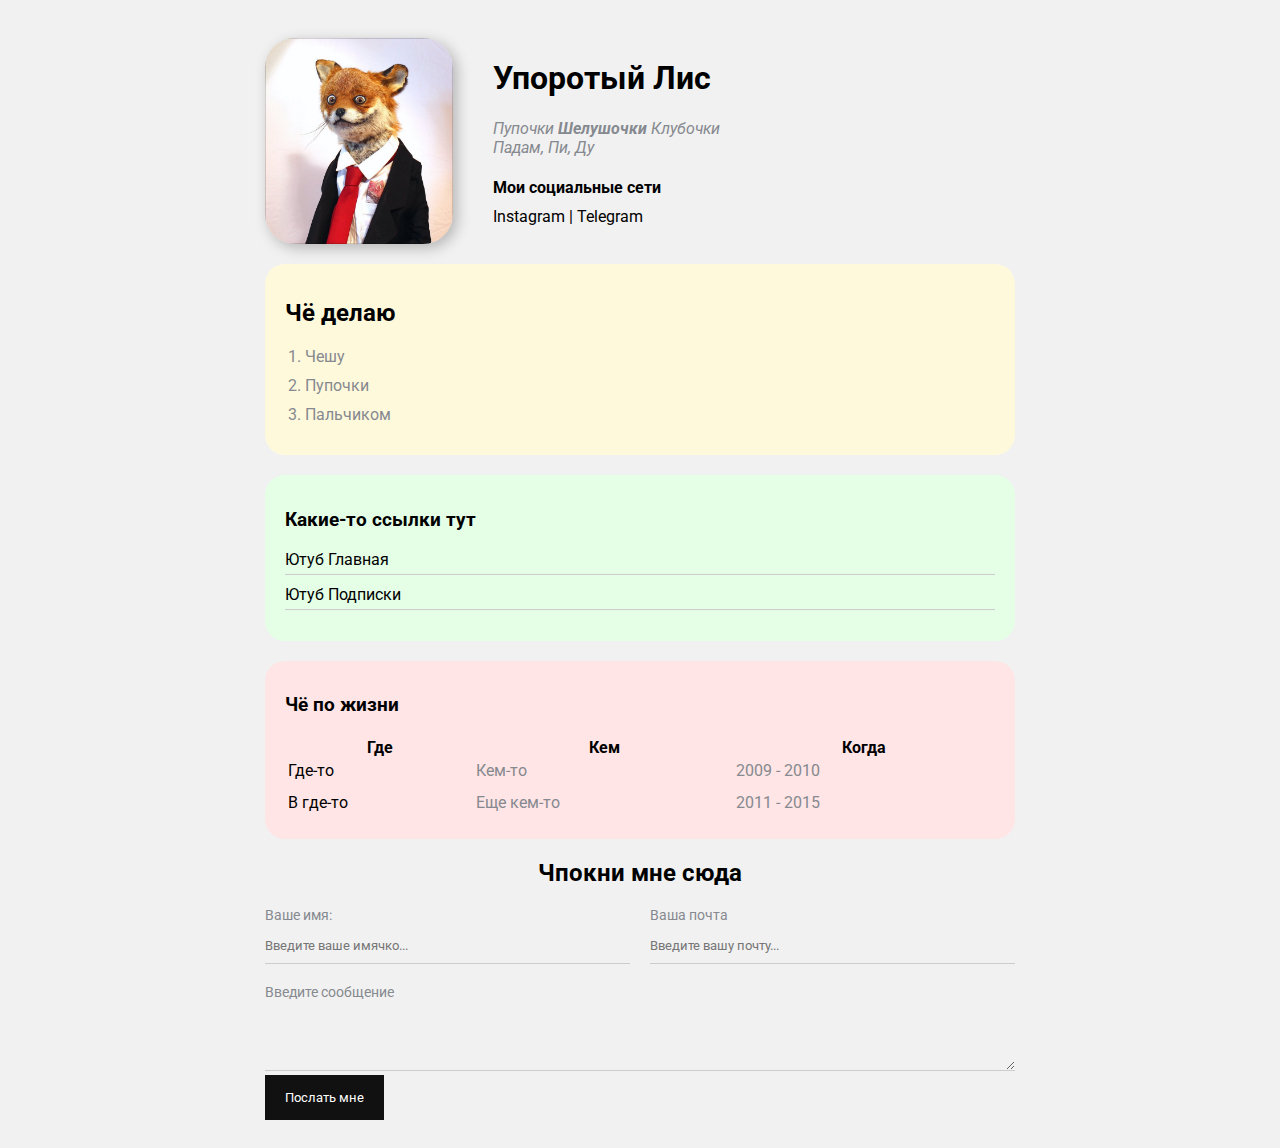
<file: index.html>
<!DOCTYPE html>
<html>
<head>
	<meta charset="UTF-8">
	<title>Тестовый</title>
	<link rel="stylesheet" href="style.css">
</head>
<body>
  <div class="container">
    <div class="info">
      <img src="Fox.jpg" class="avatar">
			
			<div class="info-text">
				<h1>Упоротый Лис</h1>
				<p>Пупочки <strong>Шелушочки</strong> Клубочки</p>
				<p>Падам, Пи, Ду</p>

				<h4>Мои социальные сети</h4>
				<a href="https://www.instagram.com/" target="_blank">Instagram</a>
				|
				<a href="https://telegram.org/" target="_blank">Telegram</a>
			</div>
    </div>

		<div class="card bg-Y">
			<h2>Чё делаю</h2>
			<ol class="list" >
				<li>Чешу</li>
				<li>Пупочки</li>
				<li>Пальчиком</li>
			</ol>
		</div>
	  
		<div class="card bg-G">
			<h3>Какие-то ссылки тут</h3>
			<ul class="link">
				<li>
					<a href="https://www.youtube.com/" target="_blank">Ютуб Главная</a>
				</li>
				<li>
					<a href="https://www.youtube.com/feed/subscriptions" target="_blank">Ютуб Подписки</a>
				</li>
			</ul>
		</div>
	  
		<div class="card bg-R">
			<h3>Чё по жизни</h3>
			<table class="table">
			<tr>
				<th>Где</th>
				<th>Кем</th>
				<th>Когда</th>
			</tr>

			<tr>
				<td>Где-то</td>
				<td>Кем-то</td>
				<td>2009 - 2010</td>
			</tr>

			<tr>
				<td>В где-то</td>
				<td>Еще кем-то</td>
				<td>2011 - 2015</td>
			</tr>
			</table>
		</div>

	  <div class="contact">
	  	<h2>Чпокни мне сюда</h2>
    	<form action="/">
				<div class="row">
					<div class="form-group">
						<label for="name">Ваше имя:</label>
						<input type="text" id="name" placeholder="Введите ваше имячко...">
					</div>

					<div class="form-group">
						<label for="email">Ваша почта</label>
						<input type="text" id="email" placeholder="Введите вашу почту...">
					</div>
				</div>

				<div class="form-group">
					<label for="text">Введите сообщение</label>
					<textarea id="text" cols="20" rows="3"></textarea>
				</div>
				

					<input class="btn" type="submit" value="Послать мне">

    	</form>

		</div>

  </div>
</body>
</html>
</file>
<file: style.css>
@import url('https://fonts.googleapis.com/css2?family=Roboto&display=swap');

body {
  background-color: #f1f1f1;
  color: black;
/*
  font-size: 16px;
  font-weight: normal;
  font-family: 'Roboto', sans-serif;
*/
  font: normal 16px 'Roboto', sans-serif;;
}

a {
  color: black;
  text-decoration: none;
}

a:hover {
  text-decoration: underline;
}

.avatar{
width: 25%;
border-radius: 30px;
box-shadow: 4px 4px 14px rgba(0, 0, 0, 0.25);
}

.info {
  display: flex;
  margin-bottom: 20px;
}

@media (max-width: 700px) {
  .info {
    text-align: center;
    display: block;
  }
}

.info-text {
  margin-left: 40px;
}

.info-text h4 {
  margin-bottom: 10px;
}

.info p {
  color: #86898f;
  margin: 0;
  font-style: italic;
  }

  /* Box Model */
.container {
max-width: 750px;
margin: auto;
padding-top: 30px;
}

/* .social {
background: red;
padding: 15px 40px;
border-left: 5px solid black;
margin: 5px;
}  */

.bg-Y {
  background: #fff9dc;  
}

.bg-G {
  background: #e5ffe7;
}

.bg-R {
  background: #ffe5e5;
}

.card {
  padding: 15px 20px;
  margin-bottom: 20px;
  border-radius: 20px;
}

.list {
  padding: 0 20px;
}

.list li {
  color: #86898f;
  margin-bottom: 10px;
}

.table {
  width: 100%;
}

table td {
  padding-bottom: 10px;
}

table td:nth-child(2),
table td:nth-child(3) {
color: #86898f;
}

.link {
  list-style: none;
  padding: 0;
}

.link li {
  margin-bottom: 10px;
  padding-bottom: 5px;
  border-bottom: 1px solid #ccc;
}

.contact h2 {
  text-align: center;
}

.form-group label {
display: block;
font-size: 14px;
color: #86898f;
}

.form-group input,
.form-group textarea {
  width: 100%;
  box-sizing: border-box;
  border: none;
  background: transparent;
  border-bottom: 1px solid #ccc;
  color: #000;
  padding: 15px 0 10px;
  outline: none;
  font-family: inherit;
}

.row {
display: flex;
margin-bottom: 20px;
}

.row >.form-group {
  width:  50%;
  margin-right: 20px;
}

.row >.form-group:last-child {
margin-right: 0;
}

.btn {
  background: #111;
  color: #fff;
  padding:  15px 20px;
  border: none;
  font-family: inherit;
  cursor: pointer;
  margin-bottom: 20px;
}

.btn:hover{
  opacity: 0.9;
}
</file>
